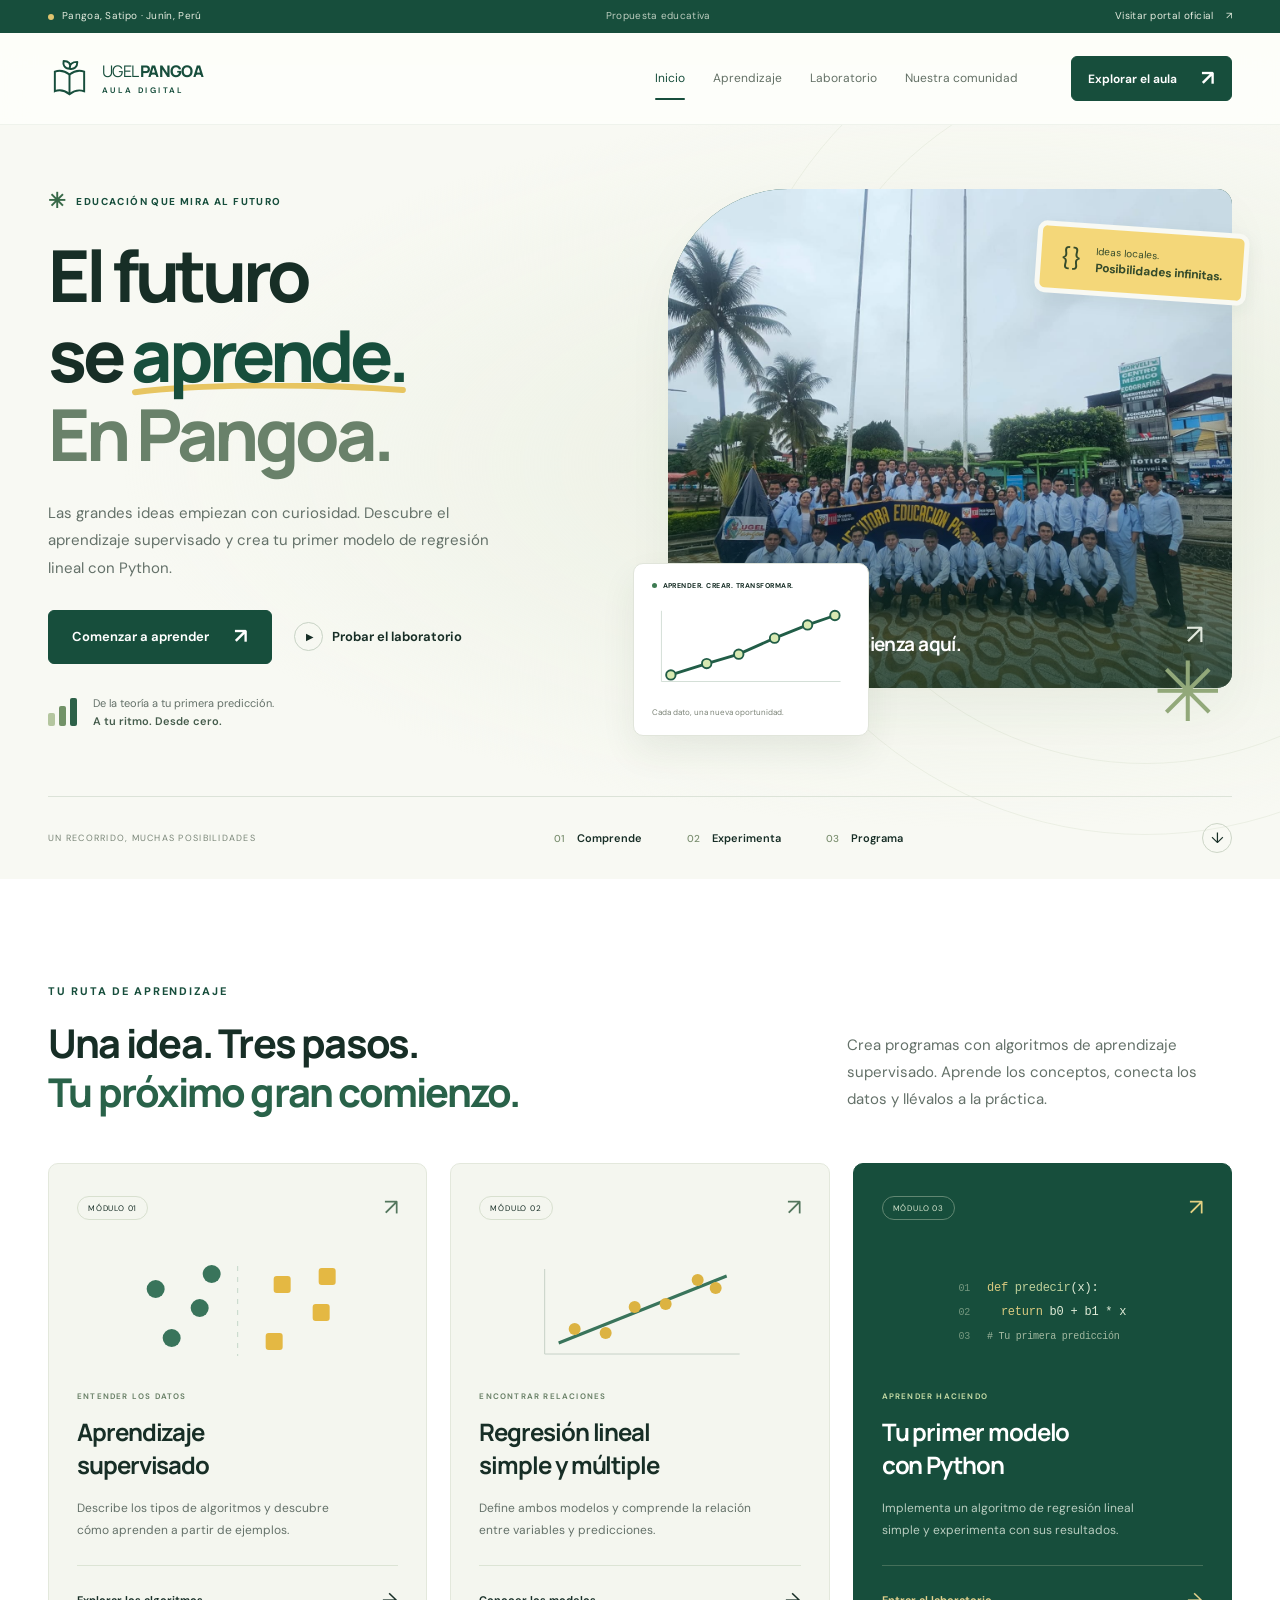
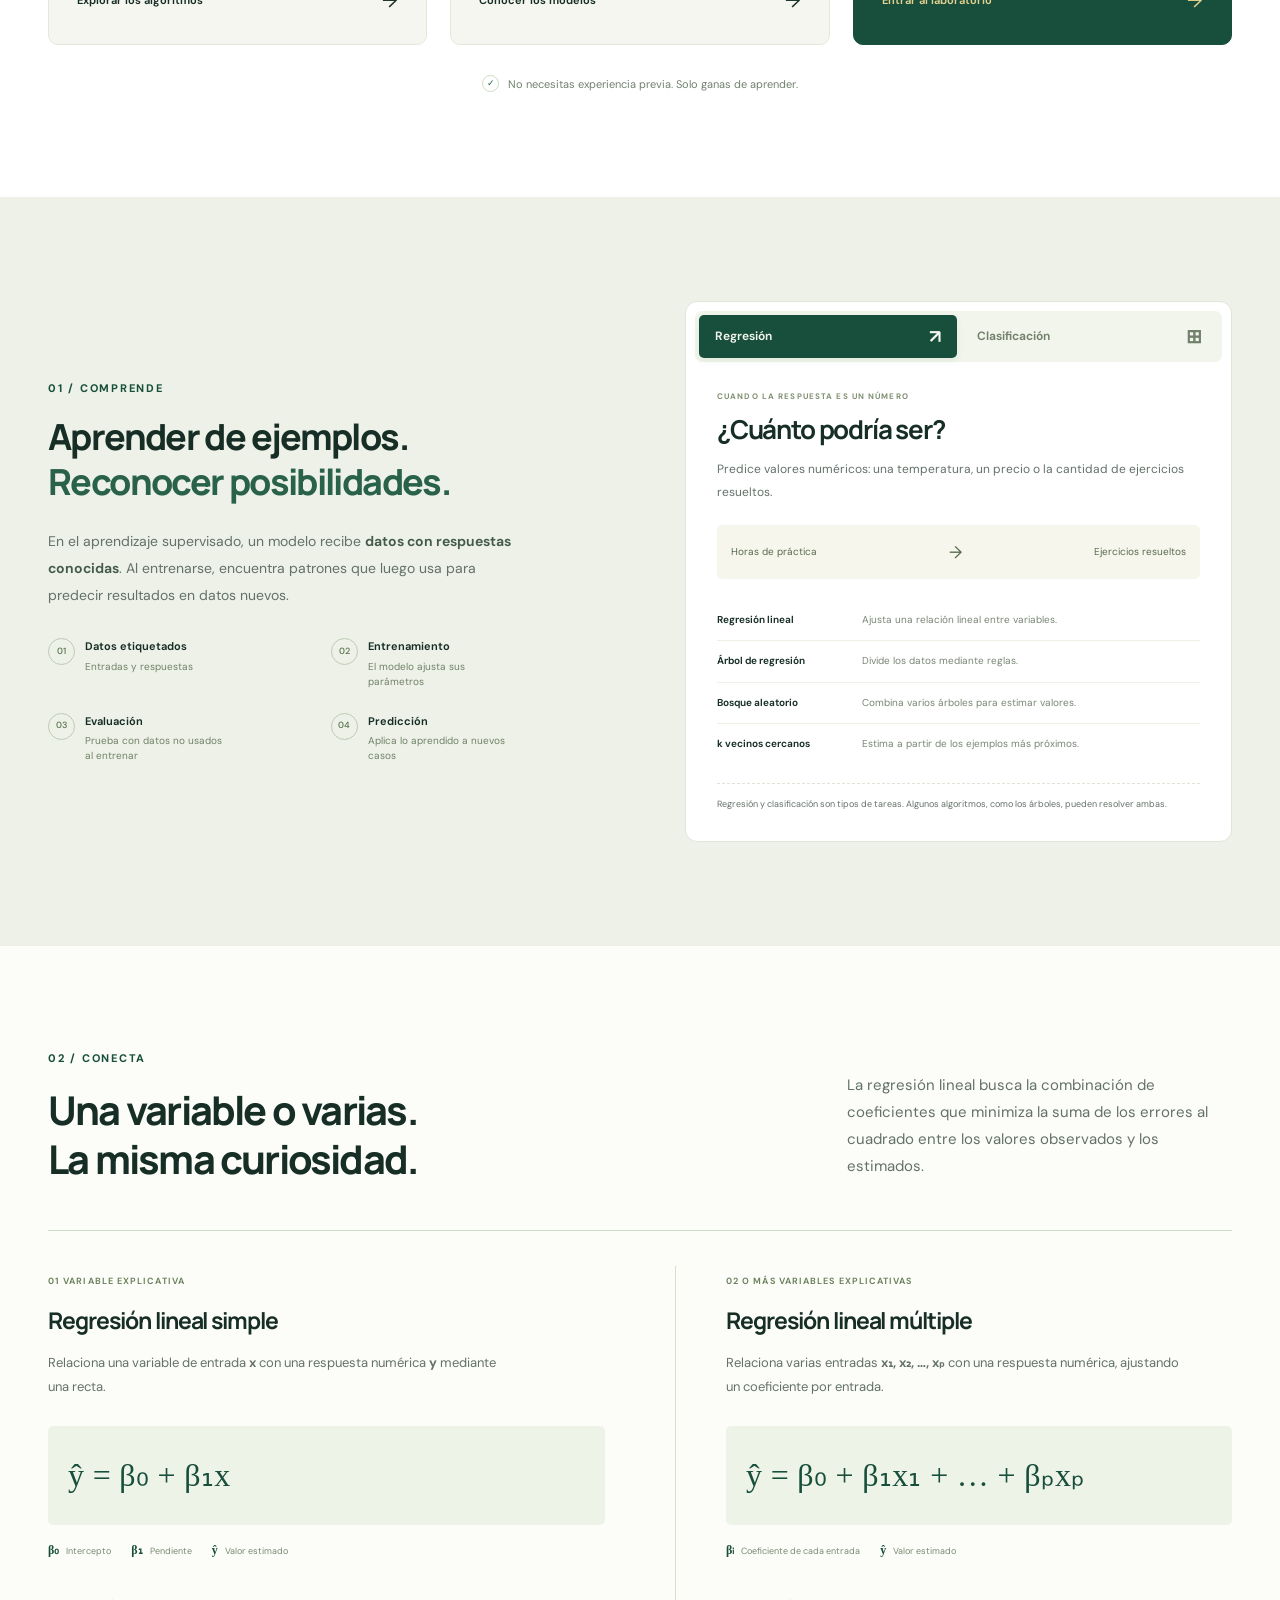
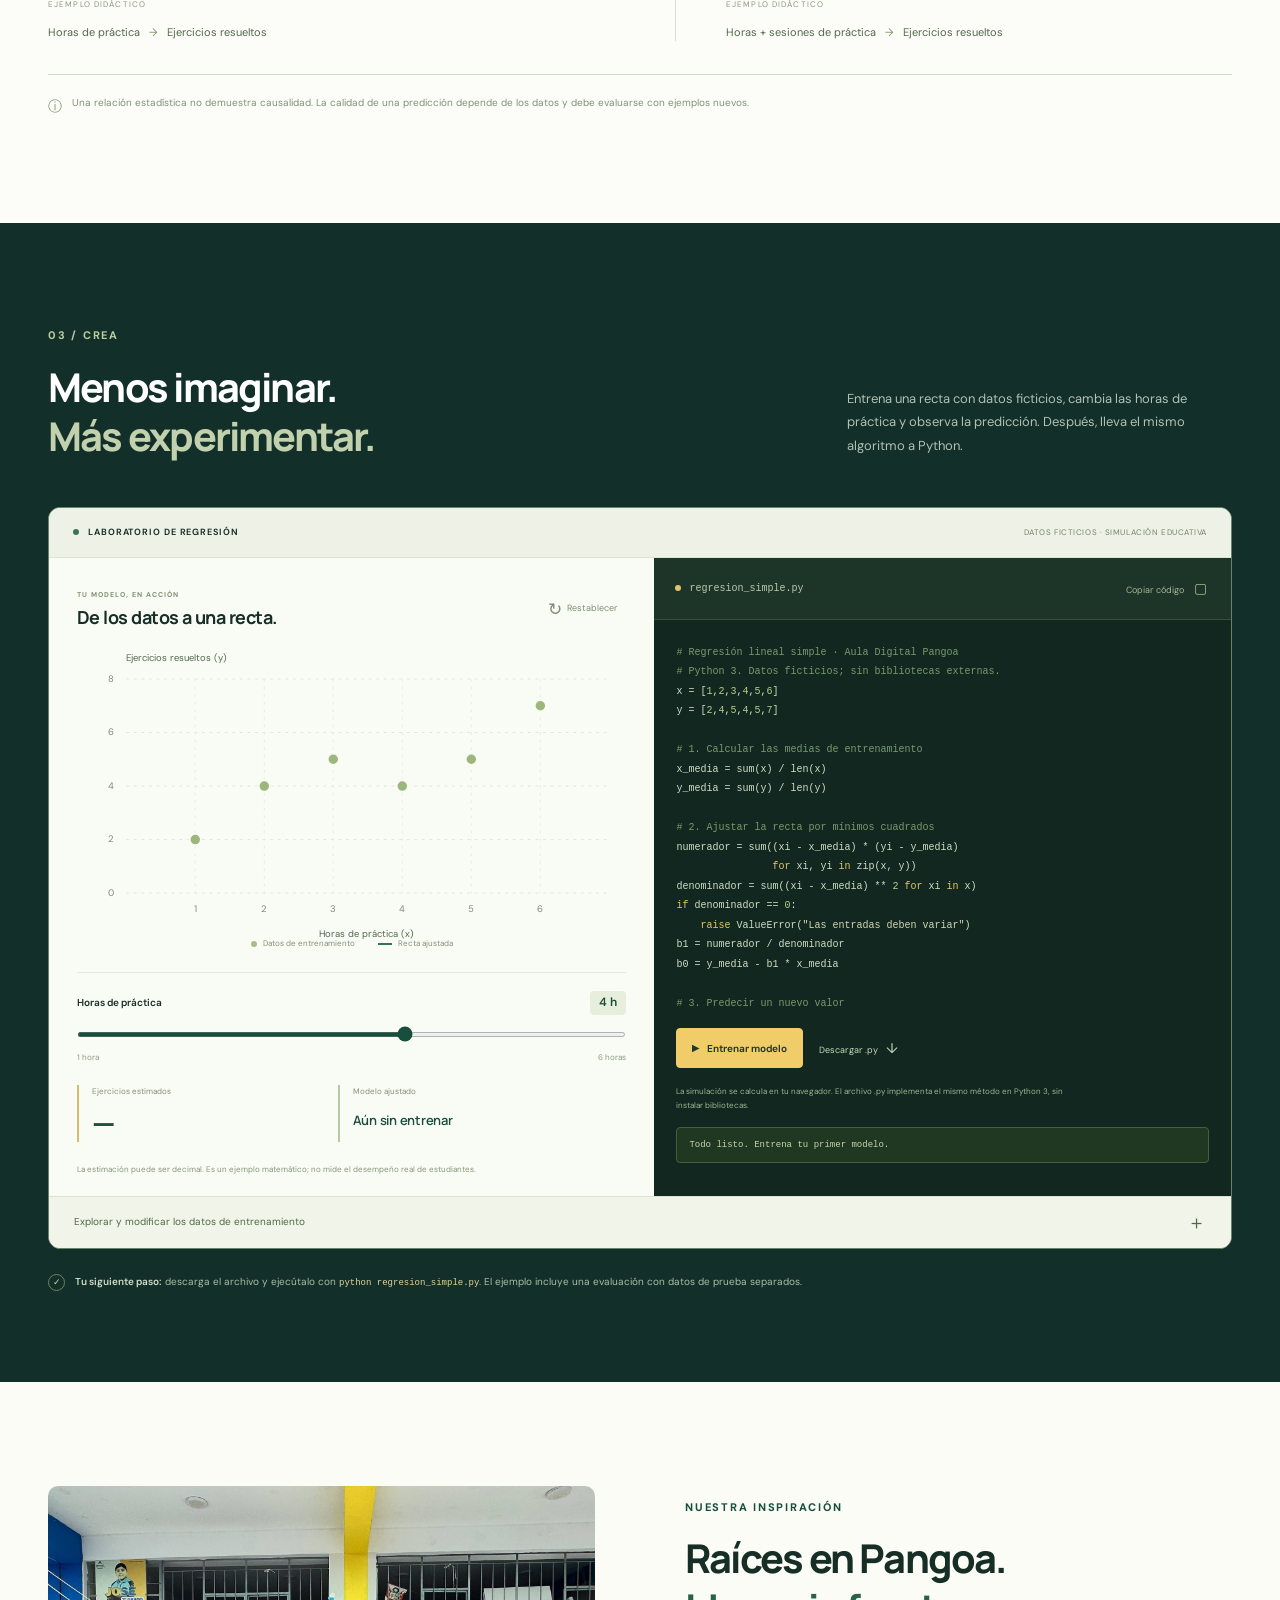
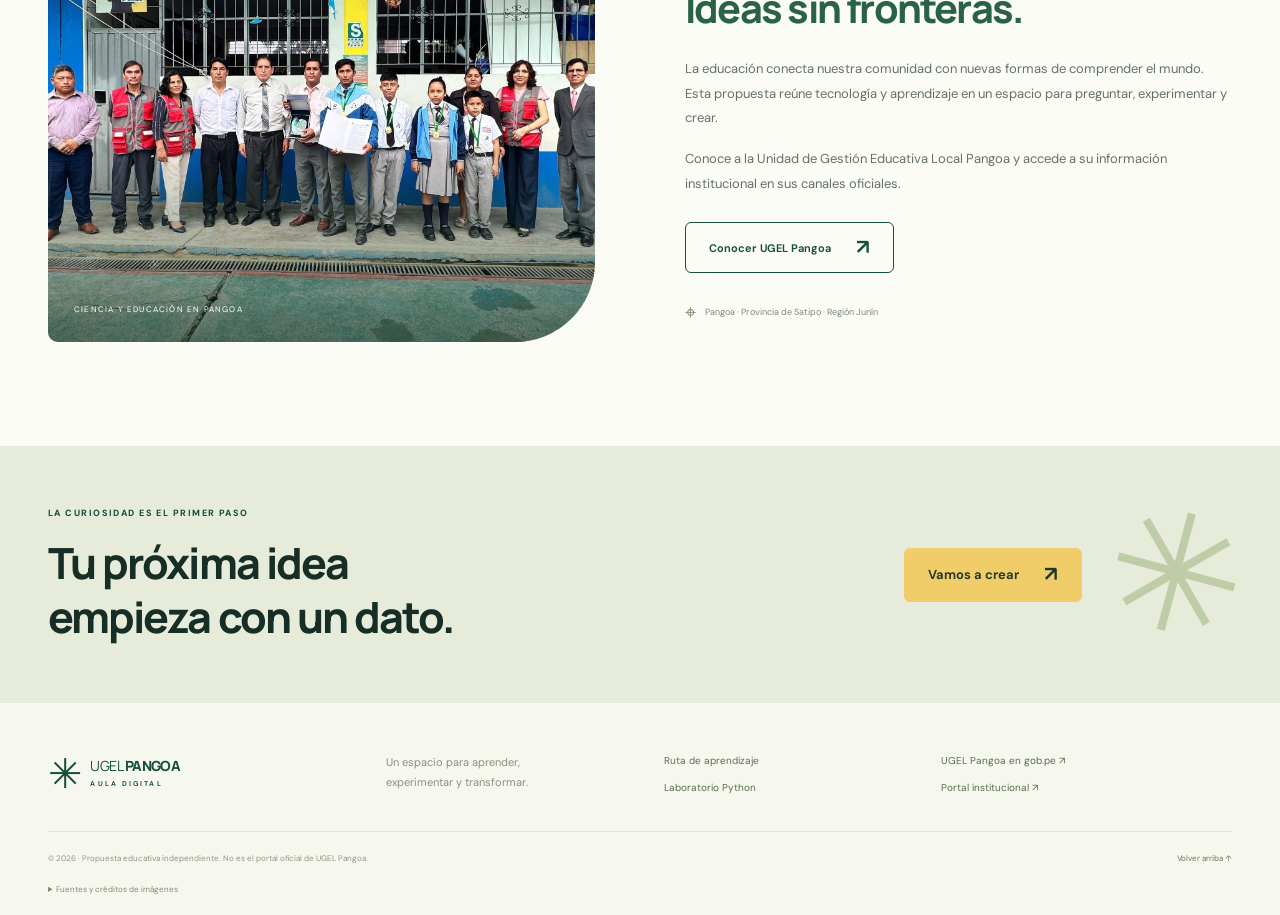
<file: index.html>
<!doctype html>
<html lang="es">
<head>
  <meta charset="utf-8">
  <meta name="viewport" content="width=device-width,initial-scale=1">
  <meta name="theme-color" content="#174e3c">
  <meta name="description" content="Una propuesta educativa para UGEL Pangoa: aprende algoritmos de aprendizaje supervisado, regresión lineal y programación con Python en un laboratorio interactivo.">
  <title>UGEL Pangoa · Aula Digital</title>
  <link rel="icon" href="assets/favicon.svg" type="image/svg+xml">
  <link rel="stylesheet" href="styles.css">
  <script defer src="model.js"></script>
  <script defer src="app.js"></script>
</head>
<body>
<a class="skip-link" href="#contenido">Saltar al contenido</a>
<div class="topbar"><div class="container topbar-inner"><span><span class="status-dot"></span> Pangoa, Satipo · Junín, Perú</span><span class="proposal">Propuesta educativa</span><a href="https://ugelpangoa.gob.pe/" target="_blank" rel="noopener noreferrer">Visitar portal oficial <span aria-hidden="true">↗</span></a></div></div>
<header class="header">
  <div class="container header-inner">
    <a class="brand" href="#inicio" aria-label="UGEL Pangoa, inicio"><span class="brand-icon"><svg viewBox="0 0 44 44" fill="none" aria-hidden="true"><path d="M7 15c6-2 10-1 15 3 5-4 10-5 15-3v20c-6-2-10-1-15 3-5-4-10-5-15-3V15Z" stroke="currentColor" stroke-width="2"/><path d="M22 18v20M22 12c-5 0-7-4-6-8 5 0 8 3 6 8Zm0 0c0-5 3-7 8-7 0 5-3 8-8 7Z" stroke="currentColor" stroke-width="2" stroke-linejoin="round"/></svg></span><span>UGEL <strong>PANGOA</strong><small>AULA DIGITAL</small></span></a>
    <nav class="nav" id="main-nav" aria-label="Navegación principal"><a class="active" href="#inicio">Inicio</a><a href="#ruta">Aprendizaje</a><a href="#laboratorio">Laboratorio</a><a href="#comunidad">Nuestra comunidad</a></nav>
    <a class="button button-small header-cta" href="#ruta">Explorar el aula <span aria-hidden="true">↗</span></a>
    <button class="menu-toggle" aria-label="Abrir menú" aria-controls="main-nav" aria-expanded="false"><span></span><span></span></button>
  </div>
</header>
<main id="contenido">
<section class="hero" id="inicio">
  <div class="hero-orbit" aria-hidden="true"></div>
  <div class="container hero-grid">
    <div class="hero-copy">
      <div class="eyebrow"><span class="tiny-spark" aria-hidden="true">✳</span> EDUCACIÓN QUE MIRA AL FUTURO</div>
      <h1>El futuro<br>se <span class="learn-word">aprende.<svg viewBox="0 0 370 18" aria-hidden="true"><path d="M4 12C88 1 249 0 365 9" fill="none" stroke="currentColor" stroke-width="8" stroke-linecap="round"/></svg></span><br><span class="muted-title">En Pangoa.</span></h1>
      <p>Las grandes ideas empiezan con curiosidad. Descubre el aprendizaje supervisado y crea tu primer modelo de regresión lineal con Python.</p>
      <div class="hero-actions"><a class="button" href="#ruta">Comenzar a aprender <span aria-hidden="true">↗</span></a><a class="text-link" href="#laboratorio"><span class="play-icon" aria-hidden="true">▶</span> Probar el laboratorio</a></div>
      <div class="hero-note"><span class="note-lines" aria-hidden="true"><i></i><i></i><i></i></span><span>De la teoría a tu primera predicción.<br><strong>A tu ritmo. Desde cero.</strong></span></div>
    </div>
    <div class="hero-visual">
      <div class="photo-frame"><img src="assets/ugel-comunidad.jpg" width="1600" height="1200" alt="Comunidad de UGEL Pangoa reunida en una plaza, en una fotografía del portal institucional" fetchpriority="high"><div class="photo-shade"></div><div class="photo-caption"><span class="photo-pin" aria-hidden="true">⌖</span><span>NUESTRA COMUNIDAD<strong>El talento comienza aquí.</strong></span><span class="photo-arrow" aria-hidden="true">↗</span></div></div>
      <div class="photo-tag"><span class="tag-icon" aria-hidden="true">{ }</span><span>Ideas locales.<strong>Posibilidades infinitas.</strong></span></div>
      <div class="floating-chart" aria-hidden="true"><div class="chart-label"><span class="status-dot"></span> APRENDER. CREAR. TRANSFORMAR.</div><svg viewBox="0 0 210 100"><path d="M10 85H200M10 85V10" fill="none" stroke="#d2ded5"/><path class="draw-path" d="M20 78 58 66 92 56 130 39 165 25 194 15" fill="none" stroke="#215d47" stroke-width="3"/><g fill="#d8e9b2" stroke="#215d47" stroke-width="2"><circle cx="20" cy="78" r="5"/><circle cx="58" cy="66" r="5"/><circle cx="92" cy="56" r="5"/><circle cx="130" cy="39" r="5"/><circle cx="165" cy="25" r="5"/><circle cx="194" cy="15" r="5"/></g></svg><div class="chart-caption">Cada dato, una nueva oportunidad.</div></div>
      <span class="visual-star" aria-hidden="true">✳</span>
    </div>
  </div>
  <div class="container hero-bottom"><span>UN RECORRIDO, MUCHAS POSIBILIDADES</span><div><span><b>01</b> Comprende</span><span><b>02</b> Experimenta</span><span><b>03</b> Programa</span></div><a href="#ruta" aria-label="Ver ruta de aprendizaje">↓</a></div>
</section>

<section class="section route-section" id="ruta">
  <div class="container">
    <div class="section-heading reveal"><div><div class="eyebrow">TU RUTA DE APRENDIZAJE</div><h2>Una idea. Tres pasos.<br><span class="text-green">Tu próximo gran comienzo.</span></h2></div><p>Crea programas con algoritmos de aprendizaje supervisado. Aprende los conceptos, conecta los datos y llévalos a la práctica.</p></div>
    <div class="route-grid">
      <a class="route-card reveal" href="#algoritmos"><div class="card-top"><span class="step-pill">MÓDULO 01</span><span aria-hidden="true">↗</span></div><div class="module-art art-classify" aria-hidden="true"><svg viewBox="0 0 260 115"><path d="M130 12v90" stroke="#c4d7c9" stroke-dasharray="5 6"/><g fill="#39745b"><circle cx="48" cy="35" r="9"/><circle cx="92" cy="54" r="9"/><circle cx="64" cy="84" r="9"/><circle cx="104" cy="20" r="9"/></g><g fill="#e4b843"><rect x="166" y="22" width="17" height="17" rx="3"/><rect x="205" y="50" width="17" height="17" rx="3"/><rect x="158" y="79" width="17" height="17" rx="3"/><rect x="211" y="14" width="17" height="17" rx="3"/></g></svg></div><span class="card-topic">ENTENDER LOS DATOS</span><h3>Aprendizaje<br>supervisado</h3><p>Describe los tipos de algoritmos y descubre cómo aprenden a partir de ejemplos.</p><span class="card-link">Explorar los algoritmos <span aria-hidden="true">→</span></span></a>
      <a class="route-card reveal" href="#regresion"><div class="card-top"><span class="step-pill">MÓDULO 02</span><span aria-hidden="true">↗</span></div><div class="module-art art-regression" aria-hidden="true"><svg viewBox="0 0 260 115"><path d="M35 15v85h195" stroke="#c6d1c7" fill="none"/><path d="m49 89 168-67" stroke="#39745b" stroke-width="3"/><g fill="#dcb342"><circle cx="65" cy="75" r="6"/><circle cx="96" cy="79" r="6"/><circle cx="125" cy="53" r="6"/><circle cx="156" cy="50" r="6"/><circle cx="188" cy="26" r="6"/><circle cx="206" cy="34" r="6"/></g></svg></div><span class="card-topic">ENCONTRAR RELACIONES</span><h3>Regresión lineal<br>simple y múltiple</h3><p>Define ambos modelos y comprende la relación entre variables y predicciones.</p><span class="card-link">Conocer los modelos <span aria-hidden="true">→</span></span></a>
      <a class="route-card route-card-dark reveal" href="#laboratorio"><div class="card-top"><span class="step-pill">MÓDULO 03</span><span aria-hidden="true">↗</span></div><div class="module-art art-code" aria-hidden="true"><div><span>01</span> <em>def</em> <b>predecir</b>(x):<br><span>02</span> &nbsp; <em>return</em> b0 + b1 * x<br><span>03</span> <i># Tu primera predicción</i></div></div><span class="card-topic">APRENDER HACIENDO</span><h3>Tu primer modelo<br>con Python</h3><p>Implementa un algoritmo de regresión lineal simple y experimenta con sus resultados.</p><span class="card-link">Entrar al laboratorio <span aria-hidden="true">→</span></span></a>
    </div>
    <div class="route-foot"><span class="small-check" aria-hidden="true">✓</span> No necesitas experiencia previa. Solo ganas de aprender.</div>
  </div>
</section>

<section class="section algorithm-section" id="algoritmos">
  <div class="container algorithm-grid">
    <div class="algorithm-intro reveal"><div class="eyebrow">01 / COMPRENDE</div><h2>Aprender de ejemplos.<br><span class="text-green">Reconocer posibilidades.</span></h2><p>En el aprendizaje supervisado, un modelo recibe <strong>datos con respuestas conocidas</strong>. Al entrenarse, encuentra patrones que luego usa para predecir resultados en datos nuevos.</p><div class="learning-flow"><div><b>01</b><span>Datos etiquetados<small>Entradas y respuestas</small></span></div><div><b>02</b><span>Entrenamiento<small>El modelo ajusta sus parámetros</small></span></div><div><b>03</b><span>Evaluación<small>Prueba con datos no usados al entrenar</small></span></div><div><b>04</b><span>Predicción<small>Aplica lo aprendido a nuevos casos</small></span></div></div></div>
    <div class="algorithm-explorer reveal"><div class="tabs" role="tablist" aria-label="Tipos de aprendizaje supervisado"><button id="tab-reg" role="tab" aria-selected="true" aria-controls="panel-reg">Regresión <span aria-hidden="true">↗</span></button><button id="tab-class" role="tab" aria-selected="false" aria-controls="panel-class" tabindex="-1">Clasificación <span aria-hidden="true">⊞</span></button></div>
      <div id="panel-reg" class="tab-panel" role="tabpanel" aria-labelledby="tab-reg"><span class="mini-label">CUANDO LA RESPUESTA ES UN NÚMERO</span><h3>¿Cuánto podría ser?</h3><p>Predice valores numéricos: una temperatura, un precio o la cantidad de ejercicios resueltos.</p><div class="example-strip"><span>Horas de práctica</span><b aria-hidden="true">→</b><span>Ejercicios resueltos</span></div><div class="algorithm-list"><div><strong>Regresión lineal</strong><span>Ajusta una relación lineal entre variables.</span></div><div><strong>Árbol de regresión</strong><span>Divide los datos mediante reglas.</span></div><div><strong>Bosque aleatorio</strong><span>Combina varios árboles para estimar valores.</span></div><div><strong>k vecinos cercanos</strong><span>Estima a partir de los ejemplos más próximos.</span></div></div></div>
      <div id="panel-class" class="tab-panel" role="tabpanel" aria-labelledby="tab-class" hidden><span class="mini-label">CUANDO LA RESPUESTA ES UNA CATEGORÍA</span><h3>¿A qué grupo pertenece?</h3><p>Predice una etiqueta o clase, como identificar si un mensaje es correo deseado o spam.</p><div class="example-strip"><span>Características del mensaje</span><b aria-hidden="true">→</b><span>Deseado / spam</span></div><div class="algorithm-list"><div><strong>Regresión logística</strong><span>Estima probabilidades para clasificar.</span></div><div><strong>Árbol de decisión</strong><span>Asigna una clase siguiendo reglas.</span></div><div><strong>Bosque aleatorio</strong><span>Combina las decisiones de varios árboles.</span></div><div><strong>k vecinos cercanos</strong><span>Clasifica según sus ejemplos más próximos.</span></div></div></div>
      <p class="panel-note">Regresión y clasificación son tipos de tareas. Algunos algoritmos, como los árboles, pueden resolver ambas.</p>
    </div>
  </div>
</section>

<section class="section regression-section" id="regresion"><div class="container">
  <div class="section-heading reveal"><div><div class="eyebrow">02 / CONECTA</div><h2>Una variable o varias.<br>La misma curiosidad.</h2></div><p>La regresión lineal busca la combinación de coeficientes que minimiza la suma de los errores al cuadrado entre los valores observados y los estimados.</p></div>
  <div class="regression-comparison reveal"><article><span class="compare-number">01 VARIABLE EXPLICATIVA</span><h3>Regresión lineal simple</h3><p>Relaciona una variable de entrada <b>x</b> con una respuesta numérica <b>y</b> mediante una recta.</p><div class="formula">ŷ = β₀ + β₁x</div><div class="formula-legend"><span><b>β₀</b> Intercepto</span><span><b>β₁</b> Pendiente</span><span><b>ŷ</b> Valor estimado</span></div><div class="compare-example"><span>EJEMPLO DIDÁCTICO</span><p>Horas de práctica <b>→</b> Ejercicios resueltos</p></div></article><article><span class="compare-number">02 O MÁS VARIABLES EXPLICATIVAS</span><h3>Regresión lineal múltiple</h3><p>Relaciona varias entradas <b>x₁, x₂, …, xₚ</b> con una respuesta numérica, ajustando un coeficiente por entrada.</p><div class="formula">ŷ = β₀ + β₁x₁ + … + βₚxₚ</div><div class="formula-legend"><span><b>βᵢ</b> Coeficiente de cada entrada</span><span><b>ŷ</b> Valor estimado</span></div><div class="compare-example"><span>EJEMPLO DIDÁCTICO</span><p>Horas + sesiones de práctica <b>→</b> Ejercicios resueltos</p></div></article></div>
  <p class="method-note"><span aria-hidden="true">ⓘ</span> Una relación estadística no demuestra causalidad. La calidad de una predicción depende de los datos y debe evaluarse con ejemplos nuevos.</p>
</div></section>

<section class="section lab-section" id="laboratorio"><div class="container">
  <div class="section-heading reveal"><div><div class="eyebrow">03 / CREA</div><h2>Menos imaginar.<br><span>Más experimentar.</span></h2></div><p>Entrena una recta con datos ficticios, cambia las horas de práctica y observa la predicción. Después, lleva el mismo algoritmo a Python.</p></div>
  <div class="lab-shell reveal"><div class="lab-toolbar"><div><span class="status-dot"></span> LABORATORIO DE REGRESIÓN</div><span class="lab-demo">DATOS FICTICIOS · SIMULACIÓN EDUCATIVA</span></div><div class="lab-grid">
    <div class="lab-chart-area"><div class="chart-title"><div><span class="mini-label">TU MODELO, EN ACCIÓN</span><h3>De los datos a una recta.</h3></div><button class="reset-button" id="reset-model" type="button" aria-label="Restablecer los datos iniciales">↻ <span>Restablecer</span></button></div><div class="svg-chart"><svg id="regression-chart" viewBox="0 0 580 320" role="img" aria-labelledby="chart-svg-title chart-svg-desc"><title id="chart-svg-title">Regresión entre horas de práctica y ejercicios resueltos</title><desc id="chart-svg-desc">Entrena el modelo para mostrar la recta que mejor se ajusta a los seis datos ficticios.</desc><g id="chart-grid"></g><g id="chart-dots"></g><path id="fit-line" d="" fill="none" stroke="#2c7757" stroke-width="3"/><g id="prediction-dot" hidden><path id="prediction-guide" fill="none" stroke="#b48a2e" stroke-dasharray="4 5"/><circle r="7" fill="#e6bd52" stroke="#fff" stroke-width="3"/></g></svg></div><div class="chart-key"><span><i></i> Datos de entrenamiento</span><span><i></i> Recta ajustada</span></div><div class="prediction-control"><div><label for="hours">Horas de práctica</label><output for="hours" id="hours-output">4 h</output></div><input id="hours" type="range" min="1" max="6" step="0.5" value="4"><div class="range-limits"><span>1 hora</span><span>6 horas</span></div></div><div class="prediction-result"><div><span>Ejercicios estimados</span><strong id="prediction-value">—</strong></div><div><span>Modelo ajustado</span><strong id="equation-value" class="equation-result">Aún sin entrenar</strong></div></div><p class="chart-footnote">La estimación puede ser decimal. Es un ejemplo matemático; no mide el desempeño real de estudiantes.</p></div>
    <div class="code-area"><div class="code-heading"><span><i aria-hidden="true"></i> regresion_simple.py</span><button class="copy-button" id="copy-code" type="button">Copiar código <span aria-hidden="true">▢</span></button></div><pre tabindex="0" aria-label="Código Python de regresión lineal simple"><code id="python-code"></code></pre><div class="code-actions"><button class="button button-yellow" id="train-model" type="button"><span aria-hidden="true">▶</span> Entrenar modelo</button><button class="download-button" id="download-code" type="button" aria-label="Descargar el código Python">Descargar .py <span aria-hidden="true">↓</span></button></div><p class="runtime-note">La simulación se calcula en tu navegador. El archivo .py implementa el mismo método en Python 3, sin instalar bibliotecas.</p><div class="model-status" id="model-status" role="status">Todo listo. Entrena tu primer modelo.</div></div>
  </div><details class="dataset-details"><summary>Explorar y modificar los datos de entrenamiento <span aria-hidden="true">＋</span></summary><div class="dataset-content"><div><h4>Un pequeño conjunto de datos</h4><p>Edita los ejercicios resueltos y vuelve a entrenar. Los cambios se reflejan también en el código Python.</p><span>Valores permitidos: de 0 a 15 ejercicios.</span></div><div class="dataset-table-wrap"><table><caption class="sr-only">Seis datos ficticios de entrenamiento editables</caption><thead><tr><th scope="col">Horas (x)</th><th scope="col">Ejercicios (y)</th></tr></thead><tbody id="dataset-body"></tbody></table></div></div></details></div>
  <div class="lab-next"><span class="small-check" aria-hidden="true">✓</span><p><strong>Tu siguiente paso:</strong> descarga el archivo y ejecútalo con <code>python regresion_simple.py</code>. El ejemplo incluye una evaluación con datos de prueba separados.</p></div>
</div></section>

<section class="section community-section" id="comunidad"><div class="container community-grid"><div class="community-photo reveal"><img src="assets/pangoa-eureka.jpg" width="1400" height="1050" alt="Estudiantes y docentes de Pangoa celebran su participación en la feria de ciencia y tecnología Eureka 2026" loading="lazy"><span>CIENCIA Y EDUCACIÓN EN PANGOA</span></div><div class="community-copy reveal"><div class="eyebrow">NUESTRA INSPIRACIÓN</div><h2>Raíces en Pangoa.<br><span class="text-green">Ideas sin fronteras.</span></h2><p>La educación conecta nuestra comunidad con nuevas formas de comprender el mundo. Esta propuesta reúne tecnología y aprendizaje en un espacio para preguntar, experimentar y crear.</p><p>Conoce a la Unidad de Gestión Educativa Local Pangoa y accede a su información institucional en sus canales oficiales.</p><a class="button button-outline" href="https://ugelpangoa.gob.pe/" target="_blank" rel="noopener noreferrer">Conocer UGEL Pangoa <span aria-hidden="true">↗</span></a><div class="community-location"><span aria-hidden="true">⌖</span> Pangoa · Provincia de Satipo · Región Junín</div></div></div></section>

<section class="closing-section"><div class="container closing-inner"><div><div class="eyebrow">LA CURIOSIDAD ES EL PRIMER PASO</div><h2>Tu próxima idea<br>empieza con un dato.</h2></div><a class="button button-yellow" href="#laboratorio">Vamos a crear <span aria-hidden="true">↗</span></a><span class="closing-star" aria-hidden="true">✳</span></div></section>
</main>
<footer><div class="container footer-top"><a class="brand" href="#inicio"><span class="footer-mark" aria-hidden="true">✳</span><span>UGEL <strong>PANGOA</strong><small>AULA DIGITAL</small></span></a><p>Un espacio para aprender,<br>experimentar y transformar.</p><div><a href="#ruta">Ruta de aprendizaje</a><a href="#laboratorio">Laboratorio Python</a></div><div><a href="https://www.gob.pe/ugelpangoa" target="_blank" rel="noopener noreferrer">UGEL Pangoa en gob.pe ↗</a><a href="https://ugelpangoa.gob.pe/" target="_blank" rel="noopener noreferrer">Portal institucional ↗</a></div></div><div class="container footer-bottom"><span>© <span id="current-year">2026</span> · Propuesta educativa independiente. No es el portal oficial de UGEL Pangoa.</span><a href="#inicio">Volver arriba ↑</a></div><details class="container sources"><summary>Fuentes y créditos de imágenes</summary><div><p>Información institucional y fotografía de la comunidad: <a href="https://ugelpangoa.gob.pe/" target="_blank" rel="noopener noreferrer">portal de UGEL Pangoa</a>.</p><p>Fotografía de Eureka 2026: <a href="https://noticias.adventistas.org/es/eureka-2026-educacion-adventista-pone-a-sus-talentos-en-el-mapa-de-la-ciencia-escolar/" target="_blank" rel="noopener noreferrer">Noticias Adventistas</a>. Las fotografías pertenecen a sus respectivos autores y se usan como referencia educativa.</p><p>Conceptos técnicos: documentación de <a href="https://scikit-learn.org/stable/supervised_learning.html" target="_blank" rel="noopener noreferrer">aprendizaje supervisado</a> y <a href="https://scikit-learn.org/stable/modules/generated/sklearn.linear_model.LinearRegression.html" target="_blank" rel="noopener noreferrer">regresión lineal</a> de scikit-learn. El ejemplo Python usa una implementación propia de mínimos cuadrados.</p></div></details></footer>
<div class="toast" id="toast" role="status"></div>
</body>
</html>
</file>
<file: styles.css>
@import url('https://fonts.googleapis.com/css2?family=DM+Sans:wght@400;450;500;550;600;650;700&family=Manrope:wght@400;500;600;650;700;750;800&display=swap');
:root{--forest:#174e3c;--green:#296249;--ink:#172e26;--muted:#647169;--cream:#f8f9f3;--yellow:#f0cd69;--mint:#e7eedf;--line:#dce3d8;--white:#fff;--heading:'Manrope','Arial',sans-serif;--body:'DM Sans','Arial',sans-serif}
*{box-sizing:border-box}html{scroll-behavior:smooth;scroll-padding-top:110px}body{margin:0;color:var(--ink);background:var(--cream);font:16px/1.65 var(--body);-webkit-font-smoothing:antialiased}a{color:inherit;text-decoration:none}button,input{font:inherit}button,a,input,summary{-webkit-tap-highlight-color:transparent}button{cursor:pointer}button:focus-visible,a:focus-visible,input:focus-visible,summary:focus-visible,pre:focus-visible{outline:3px solid #c49320;outline-offset:5px}button{color:inherit}h1,h2,h3,h4,p{margin:0}h1,h2,h3,h4{font-family:var(--heading);letter-spacing:-.045em;line-height:1.18}p{color:var(--muted)}svg{display:block}img{display:block;max-width:100%}section{scroll-margin-top:15px}.container{width:min(1240px,calc(100% - 96px));margin-inline:auto}.section{padding:104px 0}.eyebrow{font-size:11px;font-weight:750;letter-spacing:.16em;line-height:1.6;color:var(--forest);display:flex;align-items:center;gap:9px}h2{font-size:clamp(30px,3.1vw,43px);font-weight:750;line-height:1.24}.text-green{color:var(--green)}.section-heading{display:flex;justify-content:space-between;align-items:end;gap:40px;margin-bottom:46px}.section-heading .eyebrow{margin-bottom:18px}.section-heading>p{max-width:385px;font-size:15px;line-height:1.8;margin-bottom:4px}.button{display:inline-flex;align-items:center;justify-content:center;gap:25px;min-height:54px;padding:14px 23px;border:1px solid var(--forest);background:var(--forest);color:#fff;border-radius:6px;font-size:13px;font-weight:650;line-height:1.5;transition:transform .2s,background .2s,box-shadow .2s;white-space:nowrap}.button>span:last-child{font-size:21px;line-height:1}.button:hover{background:#236449;transform:translateY(-2px);box-shadow:0 7px 16px #143d2814}.button-small{min-height:43px;padding:11px 16px;gap:24px;font-size:12px}.button-yellow{background:var(--yellow);color:#20372b;border-color:var(--yellow)}.button-yellow:hover{background:#f6d988}.button-outline{background:transparent;color:var(--forest)}.button-outline:hover{background:#e8ede0}.text-link{font-size:13px;font-weight:650;display:inline-flex;align-items:center;gap:9px}.text-link:hover{color:var(--green)}.play-icon{border:1px solid #c8d3c5;width:29px;height:29px;display:grid;place-items:center;border-radius:50%;font-size:9px;padding-left:1px}.sr-only{position:absolute;clip:rect(0,0,0,0);clip-path:inset(50%);width:1px;height:1px;overflow:hidden;white-space:nowrap}.skip-link{position:fixed;top:-100px;left:20px;z-index:100;background:var(--forest);color:#fff;padding:12px 20px}.skip-link:focus{top:10px}.topbar{background:var(--forest);color:#e5ecdf;font-size:10px;letter-spacing:.03em}.topbar-inner{height:33px;display:flex;align-items:center;justify-content:space-between}.topbar-inner>span:first-child{display:flex;align-items:center;gap:8px}.status-dot{display:inline-block;width:6px;height:6px;flex:none;background:#dfc46f;border-radius:50%}.topbar a{display:flex;gap:12px;align-items:center}.topbar a:hover{text-decoration:underline}.proposal{opacity:.8}.header{background:#fdfefaed;position:sticky;top:0;z-index:30;border-bottom:1px solid #dce3d866;backdrop-filter:blur(16px)}.header-inner{height:91px;display:flex;align-items:center;justify-content:space-between;gap:25px}.brand{display:flex;align-items:center;gap:11px;line-height:1.15;font-family:var(--heading);font-size:16px;letter-spacing:-.04em;color:var(--forest);white-space:nowrap}.brand strong{font-weight:800}.brand small{display:block;font-family:var(--body);font-size:8px;letter-spacing:.3em;font-weight:650;margin-top:6px}.brand-icon{width:43px;height:45px}.brand-icon svg{width:100%;height:100%}.nav{display:flex;gap:28px;margin-left:auto;margin-right:28px;align-items:center}.nav a{font-size:12px;color:#647166;position:relative;white-space:nowrap}.nav a:hover,.nav a.active{color:var(--forest)}.nav a.active:after{content:'';position:absolute;bottom:-12px;left:0;right:0;height:2px;background:var(--forest);border-radius:3px}.menu-toggle{display:none;width:40px;height:40px;background:none;border:1px solid var(--line);border-radius:5px}.menu-toggle span{display:block;width:19px;height:2px;background:var(--forest);margin:6px auto}
.hero{position:relative;overflow:hidden;background:radial-gradient(ellipse at 78% 45%,#e9eee0 0,transparent 62%),var(--cream);padding-top:66px}.hero-grid{display:grid;grid-template-columns:1fr 1fr;gap:55px;align-items:center;position:relative;z-index:1}.hero-copy{padding-bottom:14px}.hero-copy .eyebrow{font-size:10px;letter-spacing:.14em;margin-bottom:24px}.tiny-spark{font-size:21px;color:#386948;line-height:1}h1{font-size:clamp(54px,5.6vw,79px);font-weight:750;letter-spacing:-.06em;line-height:1.11}.learn-word{position:relative;display:inline-block;color:var(--forest);z-index:1}.learn-word svg{position:absolute;left:1px;bottom:-2px;width:100%;height:14px;color:#e7c561;z-index:-1}.muted-title{color:#69816a}.hero-copy>p{max-width:455px;font-size:15px;line-height:1.85;margin:25px 0 27px}.hero-actions{display:flex;align-items:center;gap:22px;flex-wrap:wrap}.hero-note{display:flex;gap:12px;align-items:center;margin-top:30px;font-size:11px;line-height:1.65;color:var(--muted)}.hero-note strong{font-weight:600;color:#455c4c}.note-lines{width:33px;height:32px;display:flex;align-items:end;gap:4px;padding:2px 0}.note-lines i{display:block;background:#b4c69f;width:7px;height:45%;border-radius:2px}.note-lines i:nth-child(2){height:70%;background:#729267}.note-lines i:nth-child(3){height:100%;background:#2d6148}.hero-visual{position:relative;margin-top:-10px;padding-bottom:48px}.photo-frame{position:relative;overflow:hidden;border-radius:120px 15px 15px 15px;background:var(--forest);aspect-ratio:1.13;box-shadow:0 25px 50px #2848360b}.photo-frame>img{height:100%;width:100%;object-fit:cover;object-position:50% 70%}.photo-shade{position:absolute;inset:0;background:linear-gradient(180deg,transparent 45%,#0b3023bb)}.photo-caption{position:absolute;left:31px;bottom:28px;right:28px;color:#e2e9de;display:flex;align-items:center;gap:12px;font-size:9px;letter-spacing:.13em}.photo-caption strong{display:block;font-size:19px;letter-spacing:-.03em;color:white;font-family:var(--heading);margin-top:5px}.photo-pin{height:37px;width:37px;border:1px solid #fff5;display:grid;place-items:center;border-radius:50%;font-size:21px}.photo-arrow{margin-left:auto;font-size:28px}.photo-tag{position:absolute;top:38px;right:-16px;background:#f4d779;border:5px solid var(--cream);padding:13px 20px 13px 13px;border-radius:10px;display:flex;align-items:center;gap:11px;transform:rotate(4deg);color:#354b2b;z-index:2;box-shadow:0 5px 18px #1e402810;font-size:10px;line-height:1.5}.photo-tag strong{display:block;font-size:12px;font-weight:700}.tag-icon{display:grid;place-items:center;min-width:31px;font-size:24px;letter-spacing:-.12em}.floating-chart{position:absolute;bottom:0;left:-35px;z-index:3;background:#fff;border:1px solid #e1e5db;border-radius:10px;width:236px;padding:16px 18px;box-shadow:0 16px 35px #23492a13;animation:float 6s ease-in-out infinite}.floating-chart svg{width:100%;height:95px;margin:10px 0}.chart-label{display:flex;align-items:center;gap:6px;font-size:7px;font-weight:700;letter-spacing:.07em}.chart-label .status-dot{background:#3e7b52;width:5px;height:5px}.chart-caption{font-size:8px;color:#7b8377}.visual-star{font-size:83px;position:absolute;right:9px;bottom:1px;line-height:1;color:#92a87a}.hero-orbit{border:1px solid #cdd8c04d;position:absolute;width:840px;height:840px;border-radius:50%;right:-285px;top:-130px}.hero-orbit:before{content:'';position:absolute;inset:70px;border:1px solid #cdd8c04d;border-radius:50%}.hero-bottom{border-top:1px solid #dce3d8;display:flex;align-items:center;justify-content:space-between;gap:20px;padding-block:26px;margin-top:52px;position:relative}.hero-bottom>span{font-size:9px;letter-spacing:.14em;color:#7a8678}.hero-bottom>div{display:flex;gap:45px;font-size:11px;font-weight:600}.hero-bottom b{font-size:10px;color:#7b8f70;margin-right:9px;font-weight:500}.hero-bottom>a{width:30px;height:30px;border:1px solid #cdd6c7;display:grid;place-items:center;border-radius:50%;font-size:15px}.draw-path{stroke-dasharray:220;stroke-dashoffset:220;animation:draw 2s .3s ease forwards}
.route-section{background:white}.route-grid{display:grid;grid-template-columns:repeat(3,1fr);gap:23px}.route-card{display:flex;flex-direction:column;padding:25px 28px 27px;background:#f4f6ef;border:1px solid #e3e8dc;border-radius:10px;transition:transform .25s,box-shadow .25s}.route-card:hover{transform:translateY(-7px);box-shadow:0 14px 26px #1f4d3110}.card-top{display:flex;align-items:center;justify-content:space-between}.card-top>span:last-child{font-size:23px;color:#53765d}.step-pill{font-size:8px;letter-spacing:.1em;border:1px solid #d8e0cf;border-radius:30px;padding:5px 10px;line-height:1.5}.module-art{height:141px;display:flex;align-items:center;justify-content:center;margin:14px 0 8px}.module-art svg{height:115px;width:100%}.card-topic{font-size:8px;font-weight:650;letter-spacing:.15em;color:#6a8168;margin-bottom:13px}.route-card h3{font-size:24px;font-weight:700;line-height:1.35}.route-card p{font-size:12px;line-height:1.85;margin:16px 0 23px;max-width:280px}.card-link{display:flex;align-items:center;justify-content:space-between;font-size:11px;font-weight:650;padding-top:18px;border-top:1px solid #dce4d5;margin-top:auto}.card-link span{font-size:20px;font-weight:400}.route-card-dark{background:var(--forest);color:#fff;border-color:var(--forest)}.route-card-dark .step-pill{border-color:#618772;color:#d6e6cf}.route-card-dark .card-top>span:last-child{color:#e4d182}.route-card-dark .card-topic{color:#c6dba6}.route-card-dark p{color:#b9cdc0}.route-card-dark .card-link{border-color:#446f59;color:#e4d18d}.art-code{font:12px/2 'SFMono-Regular',Consolas,monospace;color:#dfebd7;letter-spacing:-.02em;white-space:nowrap}.art-code span{color:#74977f;margin-right:10px;font-size:10px}.art-code em{color:#d8c97f;font-style:normal}.art-code b{font-weight:400;color:#bdcf9a}.art-code i{color:#a3b9a1;font-style:normal;font-size:10px}.route-foot{display:flex;justify-content:center;align-items:center;gap:9px;margin-top:30px;color:#71816e;font-size:11px}.small-check{display:inline-grid;place-items:center;color:var(--green);border:1px solid #cedcc3;width:17px;height:17px;flex:none;border-radius:50%;font-size:9px}
.algorithm-section{background:#edf1e7}.algorithm-grid{display:grid;grid-template-columns:1fr 1fr;gap:90px;align-items:center}.algorithm-intro h2{font-size:36px;margin:18px 0 24px}.algorithm-intro>p{font-size:14px;line-height:1.9;max-width:480px}.algorithm-intro p strong{color:#425a47;font-weight:650}.learning-flow{margin-top:30px;display:grid;grid-template-columns:1fr 1fr;gap:24px 18px}.learning-flow>div{display:flex;align-items:start;gap:10px;font-size:11px;line-height:1.5}.learning-flow b{width:27px;height:27px;border:1px solid #becbb4;border-radius:50%;display:grid;place-items:center;font-size:9px;color:#547149;font-weight:500;flex:none}.learning-flow span{font-weight:650}.learning-flow small{display:block;font-size:10px;font-weight:400;color:#718168;margin-top:4px;max-width:145px}.algorithm-explorer{background:white;border:1px solid #dfe5d7;border-radius:12px;padding:9px}.tabs{display:flex;padding:4px;background:#f2f5ec;border-radius:7px;gap:4px}.tabs>button{display:flex;align-items:center;justify-content:space-between;width:50%;border:0;background:none;padding:12px 16px;border-radius:5px;font-size:12px;font-weight:650;color:#72816b}.tabs>button[aria-selected="true"]{background:var(--forest);color:#f2f5ed;box-shadow:0 3px 8px #1d4f2712}.tabs>button span{font-size:19px;line-height:1}.tab-panel{padding:28px 22px 10px}.mini-label{display:block;font-size:8px;letter-spacing:.14em;color:#809072;font-weight:700}.tab-panel h3{font-size:26px;margin:10px 0 14px}.tab-panel>p{font-size:12px;line-height:1.9}.example-strip{display:flex;align-items:center;justify-content:space-between;gap:8px;background:#f7f6ed;padding:13px 14px;margin:21px 0;font-size:10px;border-radius:5px;color:#556b4d}.example-strip b{font-size:17px;font-weight:400}.algorithm-list>div{display:grid;grid-template-columns:130px 1fr;gap:15px;align-items:start;padding:12px 0;border-bottom:1px solid #edf0e7;font-size:10px}.algorithm-list strong{font-weight:650}.algorithm-list span{color:#798675}.algorithm-list>div:last-child{border:0}.panel-note{font-size:9px;line-height:1.8;margin:8px 22px 20px;padding-top:12px;border-top:1px dashed #dde4d5}.regression-section{background:#fcfdf9}.regression-comparison{display:grid;grid-template-columns:1fr 1fr;border-top:1px solid #cfdac8;border-bottom:1px solid #cfdac8;padding:35px 0 33px;gap:70px}.regression-comparison article+article{border-left:1px solid #d5dfcd;padding-left:50px}.compare-number{font-size:9px;letter-spacing:.12em;color:#698059;font-weight:650}.regression-comparison h3{font-size:23px;margin:14px 0 17px}.regression-comparison article>p{font-size:13px;line-height:1.9;max-width:460px}.formula{font-family:Georgia,serif;font-size:32px;color:var(--forest);background:#eef3e7;padding:23px 20px;border-radius:5px;margin:26px 0 16px;letter-spacing:.01em;white-space:nowrap}.formula-legend{display:flex;flex-wrap:wrap;gap:9px 20px;font-size:9px;color:#798a71}.formula-legend b{font-size:12px;color:var(--forest);margin-right:5px;font-family:Georgia,serif}.compare-example{margin-top:28px}.compare-example>span{font-size:8px;letter-spacing:.14em;color:#8a977d}.compare-example p{font-size:11px;color:#53674b;margin-top:8px}.compare-example b{color:#82926c;margin-inline:6px;font-weight:400}.method-note{display:flex;align-items:start;gap:10px;font-size:10px;color:#829176;margin-top:20px}.method-note span{font-size:14px;line-height:1.7}
.lab-section{background:#132f29;color:white;padding-bottom:90px}.lab-section .eyebrow{color:#b9cd9f}.lab-section .section-heading h2 span{color:#c1d0ad}.lab-section .section-heading>p{color:#afc1b2;font-size:13px}.lab-shell{background:#f9fbf5;border-radius:12px;overflow:hidden;border:1px solid #65826a;color:var(--ink)}.lab-toolbar{display:flex;align-items:center;justify-content:space-between;padding:17px 24px;border-bottom:1px solid #dce4d4;font-size:9px;font-weight:650;letter-spacing:.1em;background:#edf1e6}.lab-toolbar>div{display:flex;align-items:center;gap:9px}.lab-toolbar .status-dot{background:#3b7650}.lab-demo{font-size:8px;font-weight:450;color:#7e8c74;letter-spacing:.07em}.lab-grid{display:grid;grid-template-columns:1.05fr 1fr}.lab-chart-area{padding:29px 28px 20px;min-width:0}.chart-title{display:flex;align-items:center;justify-content:space-between;gap:12px}.chart-title h3{font-size:18px;margin-top:6px;letter-spacing:-.03em}.chart-title .mini-label{font-size:7px}.reset-button{background:none;border:0;color:#7f8d74;font-size:17px;padding:8px;display:flex;align-items:center;gap:5px}.reset-button span{font-size:9px}.reset-button:hover{color:var(--forest)}.svg-chart{width:100%;margin-top:12px}.svg-chart svg{width:100%;height:auto;overflow:visible}.svg-chart text{font-family:var(--body);font-size:10px;fill:#7c8c72}.svg-chart .axis-label{font-size:10px;fill:#526a4c}.svg-chart .data-dot{transition:cy .45s}.svg-chart #fit-line{transition:opacity .4s}.chart-key{display:flex;justify-content:center;gap:23px;font-size:8px;color:#84917a;margin-top:-9px}.chart-key span{display:flex;align-items:center;gap:6px}.chart-key i{width:6px;height:6px;border-radius:50%;background:#a8bc88}.chart-key span+span i{height:2px;width:14px;background:#2c7757;border-radius:0}.prediction-control{margin-top:22px;border-top:1px solid #e3e8dc;padding-top:18px}.prediction-control>div:first-child{display:flex;align-items:center;justify-content:space-between;font-size:10px;font-weight:600}.prediction-control output{font-size:12px;color:var(--forest);background:#e7eedb;border-radius:4px;padding:2px 9px}input[type="range"]{width:100%;margin:17px 0 0;accent-color:var(--forest);height:5px;cursor:pointer}.range-limits{display:flex;justify-content:space-between;font-size:8px;color:#8d9a83;margin-top:6px}.prediction-result{display:grid;grid-template-columns:1fr 1.2fr;gap:20px;margin-top:20px}.prediction-result>div{border-left:2px solid #d2bf6d;padding-left:13px}.prediction-result>div+div{border-left-color:#b6caa1}.prediction-result span{display:block;font-size:8px;color:#849075}.prediction-result strong{display:block;font-family:var(--heading);font-size:30px;line-height:1.3;letter-spacing:-.04em;color:var(--forest);margin-top:5px}.prediction-result strong.equation-result{font-size:13px;font-weight:600;letter-spacing:-.02em;margin-top:14px}.chart-footnote{font-size:8px;line-height:1.8;margin-top:20px;color:#88967b}.code-area{background:#11271f;color:#d4e2cc;display:flex;flex-direction:column;min-width:0}.code-heading{display:flex;align-items:center;justify-content:space-between;padding:16px 21px;font-size:10px;border-bottom:1px solid #35513c;background:#1d3529;gap:10px}.code-heading>span{display:flex;align-items:center;gap:8px;font:10px Consolas,monospace;color:#b8cdac}.code-heading i{width:6px;height:6px;background:#e0c568;border-radius:50%}.copy-button{border:0;background:none;color:#a0b992;font-size:9px;padding:3px;white-space:nowrap}.copy-button:hover{color:#fff}.copy-button span{margin-left:8px;font-size:14px}.code-area pre{margin:0;padding:23px 22px 12px;overflow:auto;font:10px/1.95 'SFMono-Regular',Consolas,'Liberation Mono',monospace;color:#d1dec7;tab-size:4;flex:1;max-height:390px;scrollbar-color:#42613d #11271f;scrollbar-width:thin}.code-comment{color:#7a9a70}.code-keyword{color:#e5c66e}.code-number{color:#b8cf8c}.code-string{color:#d6d7b2}.code-actions{display:flex;align-items:center;gap:16px;padding:17px 22px 0;flex-wrap:wrap}.code-actions .button{font-size:10px;min-height:40px;gap:8px;padding:10px 15px;border-radius:4px}.code-actions .button>span{font-size:9px}.download-button{font-size:9px;border:0;background:none;color:#c9d9b8;padding:10px 0}.download-button span{margin-left:6px;font-size:14px}.download-button:hover{text-decoration:underline}.runtime-note{font-size:8px;line-height:1.8;padding:14px 22px 0;color:#a1b494;max-width:450px}.model-status{margin:14px 22px 20px;padding:10px 12px;border:1px solid #42603d;border-radius:4px;color:#c4d6ad;font:9px/1.6 Consolas,monospace;background:#203721}.model-status.trained{border-color:#aebd75;color:#e1e8bb}.dataset-details{border-top:1px solid #d9e2cf;background:#f0f4e9}.dataset-details summary{cursor:pointer;display:flex;justify-content:space-between;align-items:center;padding:16px 25px;font-size:10px;color:#4e6944;list-style:none}.dataset-details summary::-webkit-details-marker{display:none}.dataset-details summary span{font-size:19px;line-height:1;transition:transform .25s}.dataset-details[open] summary span{transform:rotate(45deg)}.dataset-content{padding:0 25px 25px;display:grid;grid-template-columns:1fr 1fr;gap:40px}.dataset-content h4{font-size:16px;margin:8px 0}.dataset-content p{font-size:11px;max-width:350px}.dataset-content>div>span{font-size:9px;color:#849175;display:block;margin-top:15px}.dataset-table-wrap{max-height:238px;overflow:auto}.dataset-content table{width:100%;border-collapse:collapse;font-size:10px}.dataset-content th{font-weight:600;text-align:left;background:#e4ebd9;position:sticky;top:0}.dataset-content td,.dataset-content th{padding:7px 13px;border-bottom:1px solid #dce5d1}.dataset-content input{width:80px;padding:3px 8px;border:1px solid #bdccad;border-radius:4px;background:#fff;color:var(--forest);font-size:10px}.lab-next{display:flex;align-items:start;gap:10px;margin-top:23px;max-width:800px}.lab-next .small-check{border-color:#69865b;color:#c6d4b6;margin-top:2px}.lab-next p{color:#a8bfa7;font-size:10px;line-height:1.9}.lab-next strong{color:#d3dfc8;font-weight:600}.lab-next code{color:#e1d39e;font-size:9px}
.community-section{background:#fbfcf6}.community-grid{display:grid;grid-template-columns:1fr 1fr;gap:90px;align-items:center}.community-photo{position:relative;border-radius:10px 10px 80px 10px;overflow:hidden;aspect-ratio:1.2;background:#dae4d0}.community-photo img{width:100%;height:100%;object-fit:cover}.community-photo:after{content:'';position:absolute;inset:0;background:linear-gradient(0deg,#102e23aa,transparent 45%)}.community-photo>span{position:absolute;left:26px;bottom:26px;z-index:1;color:white;font-size:8px;letter-spacing:.15em}.community-copy h2{margin:18px 0 24px}.community-copy>p{font-size:13px;line-height:1.9;margin-bottom:16px}.community-copy .button{margin-top:10px;min-height:46px;font-size:11px}.community-location{font-size:9px;color:#7c8b70;margin-top:23px;display:flex;align-items:center;gap:9px}.community-location span{font-size:20px}.closing-section{background:#e6ecd9;padding:60px 0;overflow:hidden}.closing-inner{display:flex;align-items:center;justify-content:space-between;position:relative}.closing-inner .eyebrow{font-size:9px;margin-bottom:16px}.closing-inner h2{font-size:43px}.closing-inner .button{margin-right:150px;z-index:1}.closing-star{position:absolute;right:-12px;top:50%;transform:translateY(-50%) rotate(15deg);font-size:165px;line-height:1;color:#becda8;z-index:0}footer{background:#f6f8f0;padding:50px 0 20px}.footer-top{display:grid;grid-template-columns:1.25fr 1fr 1fr 1.2fr;gap:35px;align-items:start}.footer-mark{font-size:41px;line-height:1;margin-top:-1px}.footer-top .brand{font-size:14px;gap:9px}.footer-top .brand small{font-size:7px}.footer-top>p{font-size:11px;line-height:1.8;color:#869179}.footer-top>div{display:flex;flex-direction:column;gap:10px;font-size:10px;color:#576e4b}.footer-top a:hover{color:var(--forest)}.footer-bottom{display:flex;justify-content:space-between;gap:25px;font-size:8px;color:#8d987e;margin-top:35px;padding-top:20px;border-top:1px solid #dce4d2}.footer-bottom>a{white-space:nowrap;color:#647a56}.sources{font-size:8px;color:#7b8e6d;margin-top:18px}.sources summary{cursor:pointer;width:fit-content}.sources>div{padding:10px 0;max-width:1000px}.sources p{font-size:9px;margin-bottom:6px;line-height:1.8}.sources a{text-decoration:underline;text-underline-offset:2px}.toast{position:fixed;bottom:24px;left:50%;transform:translate(-50%,15px);opacity:0;pointer-events:none;z-index:100;background:var(--forest);color:#fff;border:1px solid #709078;border-radius:7px;padding:12px 22px;font-size:12px;box-shadow:0 7px 30px #17382333;transition:transform .2s,opacity .2s;max-width:calc(100% - 32px);text-align:center}.toast.show{opacity:1;transform:translate(-50%,0)}.reveal{opacity:1;transform:none}.js-motion .reveal{opacity:0;transform:translateY(22px);transition:opacity .7s,transform .7s}.js-motion .reveal.visible{opacity:1;transform:none}.route-grid .reveal:nth-child(2){transition-delay:.08s}.route-grid .reveal:nth-child(3){transition-delay:.16s}[hidden]{display:none!important}@keyframes float{0%,100%{transform:translateY(0)}50%{transform:translateY(-8px)}}@keyframes draw{to{stroke-dashoffset:0}}
@media(min-width:1500px){.hero{padding-top:85px}.hero-grid{gap:70px}.hero-copy h1{font-size:85px}.hero-bottom{margin-top:66px}}@media(max-width:1180px){.container{width:calc(100% - 64px)}.nav{gap:20px;margin-right:5px}.header-cta{gap:12px}.hero-grid{gap:40px}.hero-copy h1{font-size:65px}.hero-actions{gap:18px}.hero-actions .button{font-size:11px;padding-inline:17px;gap:17px}.hero-actions .text-link{font-size:11px}.hero-visual{margin-top:0}.photo-frame{aspect-ratio:1.04;border-top-left-radius:90px}.photo-tag{right:-10px;top:28px;padding:10px}.photo-tag strong{font-size:10px}.floating-chart{width:210px;left:-22px;padding:12px 14px}.floating-chart svg{height:82px}.chart-label{font-size:6px}.hero-bottom>div{gap:27px}.route-card{padding:22px}.route-card h3{font-size:22px}.algorithm-grid,.community-grid{gap:50px}.algorithm-intro h2{font-size:31px}.regression-comparison{gap:40px}.regression-comparison article+article{padding-left:35px}.formula{font-size:27px}.code-actions{gap:10px}.code-heading{padding-inline:16px}.code-heading>span{font-size:9px}.code-area pre{padding-inline:16px;font-size:9px}.code-actions,.runtime-note{padding-inline:16px}.model-status{margin-inline:16px}.lab-chart-area{padding-inline:20px}.closing-inner .button{margin-right:130px}}
@media(max-width:960px){.container{width:calc(100% - 48px)}.header-inner{height:78px;gap:12px}.brand{font-size:14px;gap:7px}.brand-icon{width:35px;height:40px}.brand small{font-size:7px}.header-cta{display:none}.nav{gap:24px;margin-right:0}.nav a{font-size:11px}.hero{padding-top:50px}.hero-grid{gap:25px}.hero-copy h1{font-size:56px}.hero-copy .eyebrow{font-size:8px}.hero-copy>p{font-size:13px;margin-block:22px}.hero-actions{gap:12px}.hero-actions .button{font-size:10px;min-height:46px;gap:11px}.hero-actions .text-link{font-size:10px}.hero-visual{padding-bottom:50px}.photo-frame{aspect-ratio:.91;max-height:450px}.photo-tag{right:-8px;font-size:8px}.photo-tag strong{font-size:9px}.tag-icon{font-size:20px}.photo-caption{left:20px;right:18px;bottom:30px;font-size:7px}.photo-caption strong{font-size:15px}.photo-pin{width:28px;height:28px;font-size:16px}.photo-arrow{font-size:21px}.floating-chart{width:180px;left:-14px;bottom:0}.chart-label{font-size:5px}.chart-caption{font-size:7px}.floating-chart svg{height:70px}.visual-star{font-size:64px;right:4px}.hero-note{font-size:10px;margin-top:23px}.hero-bottom>span{font-size:7px}.hero-bottom>div{font-size:10px;gap:22px}.section{padding:80px 0}.section-heading{gap:25px}.section-heading>p{font-size:12px;max-width:300px}h2{font-size:33px}.route-grid{gap:15px}.route-card{padding:20px 18px}.route-card h3{font-size:20px}.route-card p{font-size:11px}.art-code{font-size:9px}.art-code i{font-size:8px}.art-code span{font-size:8px;margin-right:3px}.card-topic{font-size:7px}.module-art{height:120px;margin-top:9px}.module-art svg{height:105px}.card-link{font-size:10px}.algorithm-grid{gap:35px}.algorithm-intro h2{font-size:29px}.algorithm-intro>p{font-size:12px}.learning-flow{gap:20px 10px}.learning-flow>div{gap:6px;font-size:10px}.learning-flow small{font-size:9px}.algorithm-list>div{grid-template-columns:100px 1fr;font-size:9px;gap:8px}.tab-panel{padding:24px 15px 8px}.panel-note{margin-inline:15px;font-size:8px}.tab-panel h3{font-size:22px}.tab-panel>p{font-size:11px}.example-strip{font-size:8px;padding-inline:10px}.mini-label{font-size:7px}.regression-comparison{gap:25px}.regression-comparison article+article{padding-left:25px}.regression-comparison h3{font-size:21px}.regression-comparison article>p{font-size:12px}.formula{font-size:24px;padding:20px 15px}.lab-grid{grid-template-columns:1fr 1fr}.chart-title h3{font-size:15px}.reset-button span{display:none}.prediction-result{grid-template-columns:.75fr 1.2fr;gap:8px}.prediction-result strong.equation-result{font-size:11px}.code-heading{padding-inline:12px}.code-heading>span{font-size:8px}.copy-button{font-size:8px}.code-area pre{font-size:8px;padding-inline:12px}.code-actions{gap:7px;padding-inline:12px}.code-actions .button{font-size:9px;padding-inline:10px}.download-button{font-size:8px}.runtime-note{padding-inline:12px}.model-status{margin-inline:12px;font-size:8px}.community-grid{gap:40px}.community-copy h2{font-size:29px}.community-copy>p{font-size:12px}.community-photo{aspect-ratio:1.02}.closing-inner h2{font-size:36px}.closing-inner .button{margin-right:100px}.closing-star{font-size:130px}.footer-top{gap:25px;grid-template-columns:1fr 1fr 1fr}.footer-top>p{display:none}}
@media(max-width:700px){html{scroll-padding-top:90px}.container{width:calc(100% - 40px)}.topbar-inner{font-size:8px;height:30px}.topbar .proposal{display:none}.header-inner{height:72px}.brand{font-size:16px}.brand-icon{width:37px;height:42px}.menu-toggle{display:block}.nav{display:none;position:absolute;top:72px;left:0;right:0;padding:12px 20px 24px;background:#fcfdf7;border-bottom:1px solid var(--line);box-shadow:0 15px 20px #24412a0a;flex-direction:column;gap:0;align-items:stretch;margin:0}.nav.open{display:flex}.nav a{font-size:14px;padding:13px 8px;border-bottom:1px solid #e3e8dc}.nav a.active:after{display:none}.hero{padding-top:34px}.hero-grid{grid-template-columns:1fr;gap:40px}.hero-copy{padding:0}.hero-copy .eyebrow{font-size:8px;margin-bottom:20px}.hero-copy h1{font-size:clamp(53px,12vw,76px);line-height:1.09}.hero-copy>p{font-size:13px;max-width:440px;margin-block:24px}.hero-actions{gap:21px;flex-wrap:wrap}.hero-actions .button{font-size:11px;min-height:48px;padding-inline:18px;gap:18px}.hero-actions .text-link{font-size:10px}.hero-note{margin-top:24px;font-size:9px}.hero-visual{margin:0 4px 0 15px;max-width:500px;padding-bottom:42px}.photo-frame{aspect-ratio:1.26;border-top-left-radius:85px;max-height:none}.photo-tag{top:20px;right:-10px;font-size:8px;padding:10px 14px 10px 9px}.photo-tag strong{font-size:10px}.photo-caption{bottom:29px;left:22px;font-size:7px}.photo-caption strong{font-size:18px}.floating-chart{width:185px;padding:13px;bottom:0;left:-16px}.floating-chart svg{height:65px}.chart-label{font-size:5.5px}.chart-caption{font-size:7px}.visual-star{font-size:65px;right:13px;bottom:-4px}.hero-bottom{margin-top:36px;padding:22px 0}.hero-bottom>span{display:none}.hero-bottom>div{font-size:10px;gap:23px}.hero-bottom b{margin-right:5px;font-size:9px}.hero-bottom>a{width:27px;height:27px}.section{padding:65px 0}.section-heading{display:block;margin-bottom:30px}.section-heading .eyebrow{margin-bottom:14px}h2{font-size:31px;line-height:1.25}.section-heading>p{max-width:480px;margin-top:20px;font-size:12px}.route-grid{grid-template-columns:1fr;gap:18px}.route-card{padding:24px 25px;position:relative;overflow:hidden}.route-card h3{font-size:25px}.card-topic{font-size:8px;margin-top:23px;margin-bottom:12px}.route-card p{font-size:12px;max-width:285px;margin:15px 0 22px}.module-art{position:absolute;right:3px;top:45px;width:112px;height:100px;opacity:.7}.module-art svg{width:110px;height:80px}.route-card h3{max-width:calc(100% - 80px)}.card-link{font-size:11px}.art-code{display:none}.route-card-dark .card-topic:after{content:' { }';font-size:30px;position:absolute;right:30px;top:65px;color:#d7d799}.route-foot{font-size:9px;margin-top:22px;gap:7px}.algorithm-grid{grid-template-columns:1fr;gap:35px}.algorithm-intro h2{font-size:30px;margin:15px 0 20px}.algorithm-intro>p{font-size:12px;max-width:none}.learning-flow{margin-top:27px;gap:23px 15px}.learning-flow>div{font-size:11px;gap:9px}.learning-flow small{font-size:9px;max-width:125px}.tab-panel{padding:23px 18px 8px}.tab-panel h3{font-size:24px}.tab-panel>p{font-size:12px}.mini-label{font-size:8px}.algorithm-list>div{grid-template-columns:125px 1fr;gap:13px;font-size:10px}.example-strip{font-size:9px}.panel-note{font-size:9px;margin-inline:18px}.regression-comparison{grid-template-columns:1fr;gap:30px;padding:28px 0}.regression-comparison article+article{border-left:0;border-top:1px solid #d5dfcd;padding-left:0;padding-top:28px}.regression-comparison h3{font-size:24px}.regression-comparison article>p{font-size:12px;max-width:none}.formula{font-size:30px;margin-top:22px}.compare-number{font-size:8px}.compare-example{margin-top:22px}.compare-example p{font-size:11px}.method-note{font-size:9px}.lab-section .section-heading>p{font-size:12px}.lab-shell{border-radius:8px}.lab-toolbar{padding:14px 15px;font-size:8px;letter-spacing:.07em}.lab-demo{display:none}.lab-grid{grid-template-columns:1fr}.lab-chart-area{padding:22px 18px 20px}.chart-title h3{font-size:18px}.chart-title .mini-label{font-size:7px}.reset-button span{display:block;font-size:8px}.chart-key{font-size:8px;margin-top:-4px}.svg-chart{margin-top:12px}.prediction-result{grid-template-columns:1fr 1.3fr}.prediction-result strong.equation-result{font-size:13px}.chart-footnote{font-size:8px}.code-heading{padding:16px 19px}.code-heading>span{font-size:10px}.copy-button{font-size:9px}.code-area pre{font-size:10px;padding:20px;max-height:360px}.code-actions{padding:17px 20px 0;gap:22px}.code-actions .button{font-size:11px;min-height:43px;padding-inline:16px}.download-button{font-size:10px}.runtime-note{padding:15px 20px 0;font-size:9px;max-width:none}.model-status{margin:15px 20px 21px;font-size:9px}.dataset-details summary{padding:16px 18px;font-size:9px;gap:10px}.dataset-content{grid-template-columns:1fr;gap:20px;padding:0 18px 20px}.dataset-content p{font-size:10px}.dataset-content>div>span{margin-top:10px}.dataset-table-wrap{max-height:none}.dataset-content input{font-size:12px}.dataset-content th,.dataset-content td{padding:8px 12px;font-size:11px}.lab-next{margin-top:18px}.lab-next p{font-size:9px}.lab-next code{font-size:8px}.community-grid{grid-template-columns:1fr;gap:35px}.community-photo{aspect-ratio:1.3;border-bottom-right-radius:70px}.community-photo>span{font-size:7px;left:20px;bottom:22px}.community-copy h2{font-size:31px;margin-top:14px}.community-copy>p{font-size:12px}.community-copy .button{min-height:46px;font-size:11px}.community-location{font-size:8px}.closing-section{padding:42px 0}.closing-inner{display:block}.closing-inner h2{font-size:33px;position:relative;z-index:1}.closing-inner .eyebrow{font-size:7px;max-width:80%}.closing-inner .button{margin-top:25px;min-height:45px;font-size:11px;margin-right:0;position:relative;z-index:2}.closing-star{font-size:135px;right:-28px;top:69%;opacity:.7}footer{padding-top:36px}.footer-top{grid-template-columns:1fr 1fr;gap:28px 15px}.footer-top .brand{grid-column:1/-1;font-size:16px}.footer-top>div{font-size:9px;gap:12px}.footer-bottom{display:block;font-size:8px;line-height:1.8;margin-top:28px}.footer-bottom>a{display:inline-block;margin-top:12px}.sources{font-size:8px}.sources p{font-size:8px}.toast{font-size:11px}.js-motion .reveal{transform:translateY(14px)}}
@media(max-width:380px){.container{width:calc(100% - 30px)}.hero-copy h1{font-size:50px}.hero-actions{gap:14px}.hero-actions .button{padding:12px;font-size:10px;gap:8px}.hero-actions .text-link{font-size:9px;gap:6px}.hero-bottom>div{gap:13px;font-size:9px}.route-card{padding:22px}.formula{font-size:26px}.lab-chart-area{padding-inline:13px}.code-area pre{font-size:9px;padding-inline:15px}.code-heading{padding-inline:15px}.code-heading>span{font-size:9px}.algorithm-list>div{grid-template-columns:110px 1fr}.prediction-result strong.equation-result{font-size:11px}}
@media(prefers-reduced-motion:reduce){html{scroll-behavior:auto}*,*:before,*:after{animation:none!important;transition:none!important}.js-motion .reveal{opacity:1;transform:none}.draw-path{stroke-dashoffset:0}}
</file>
